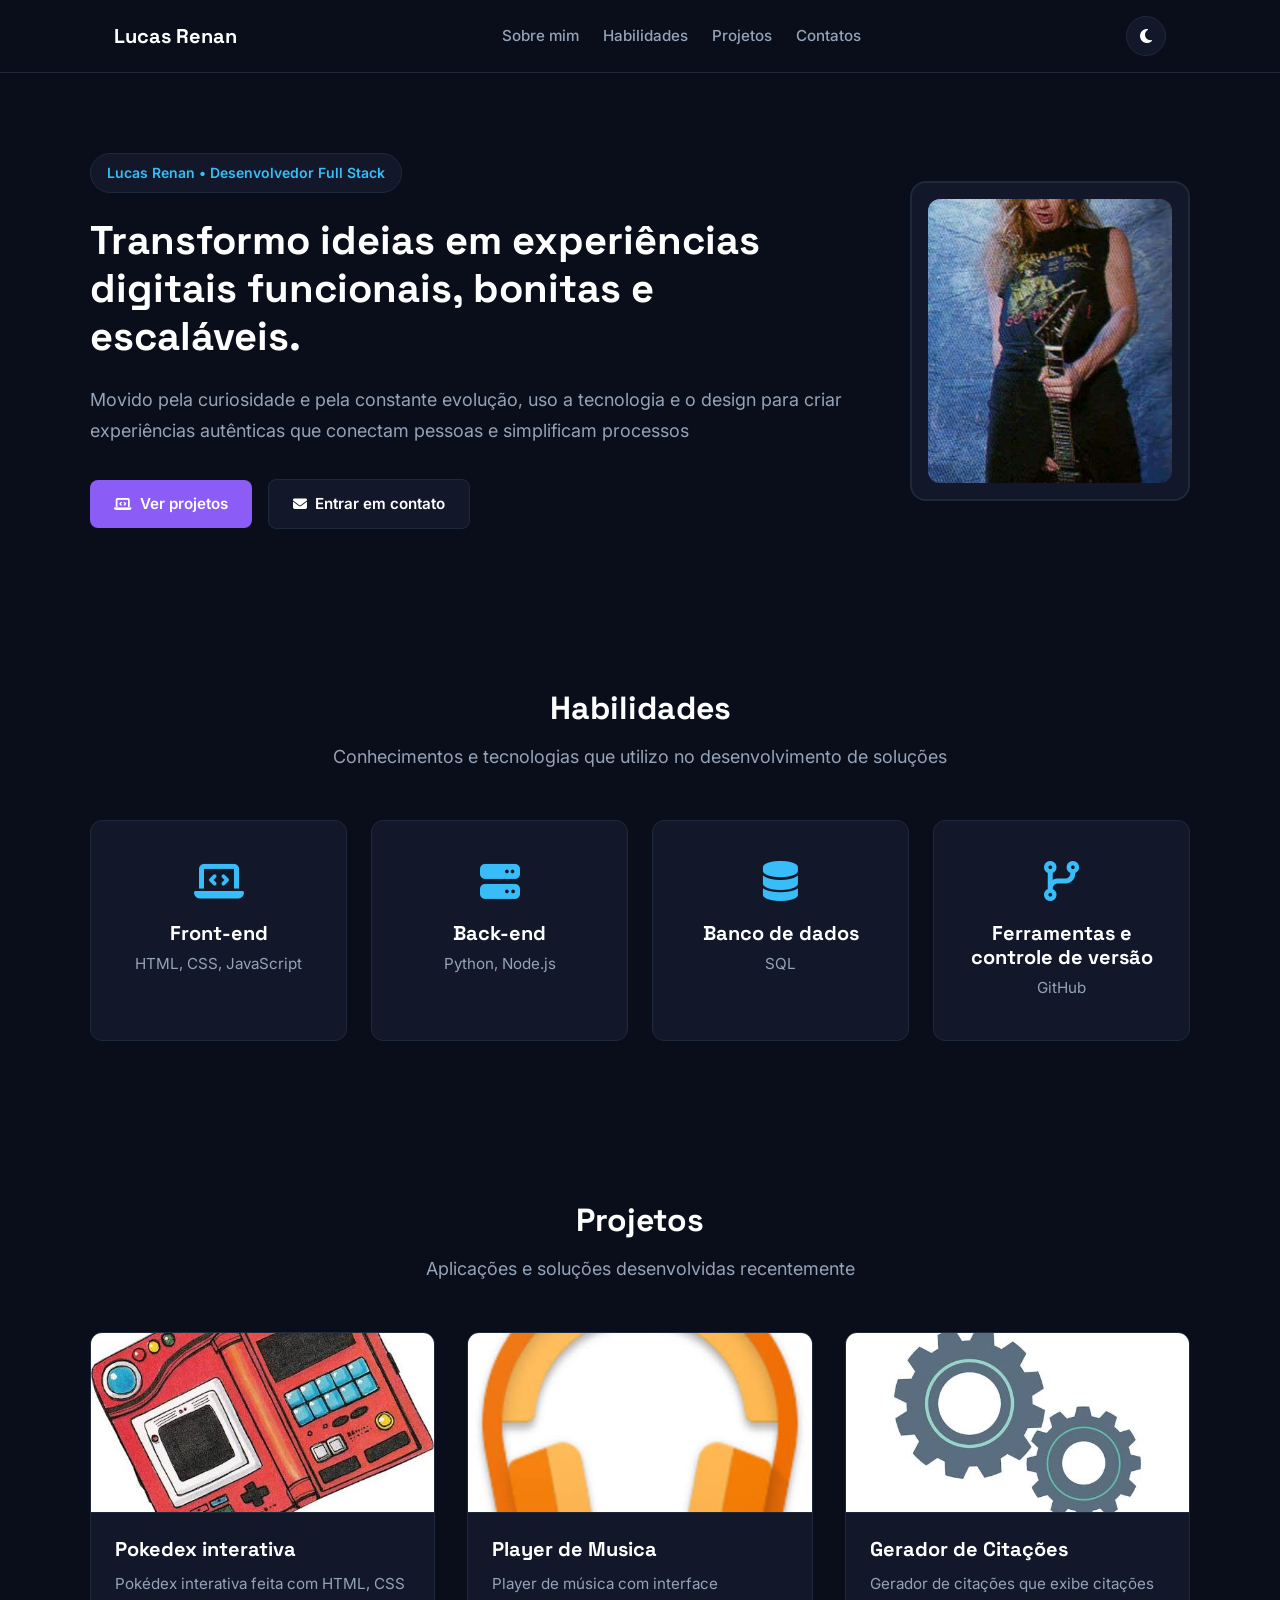
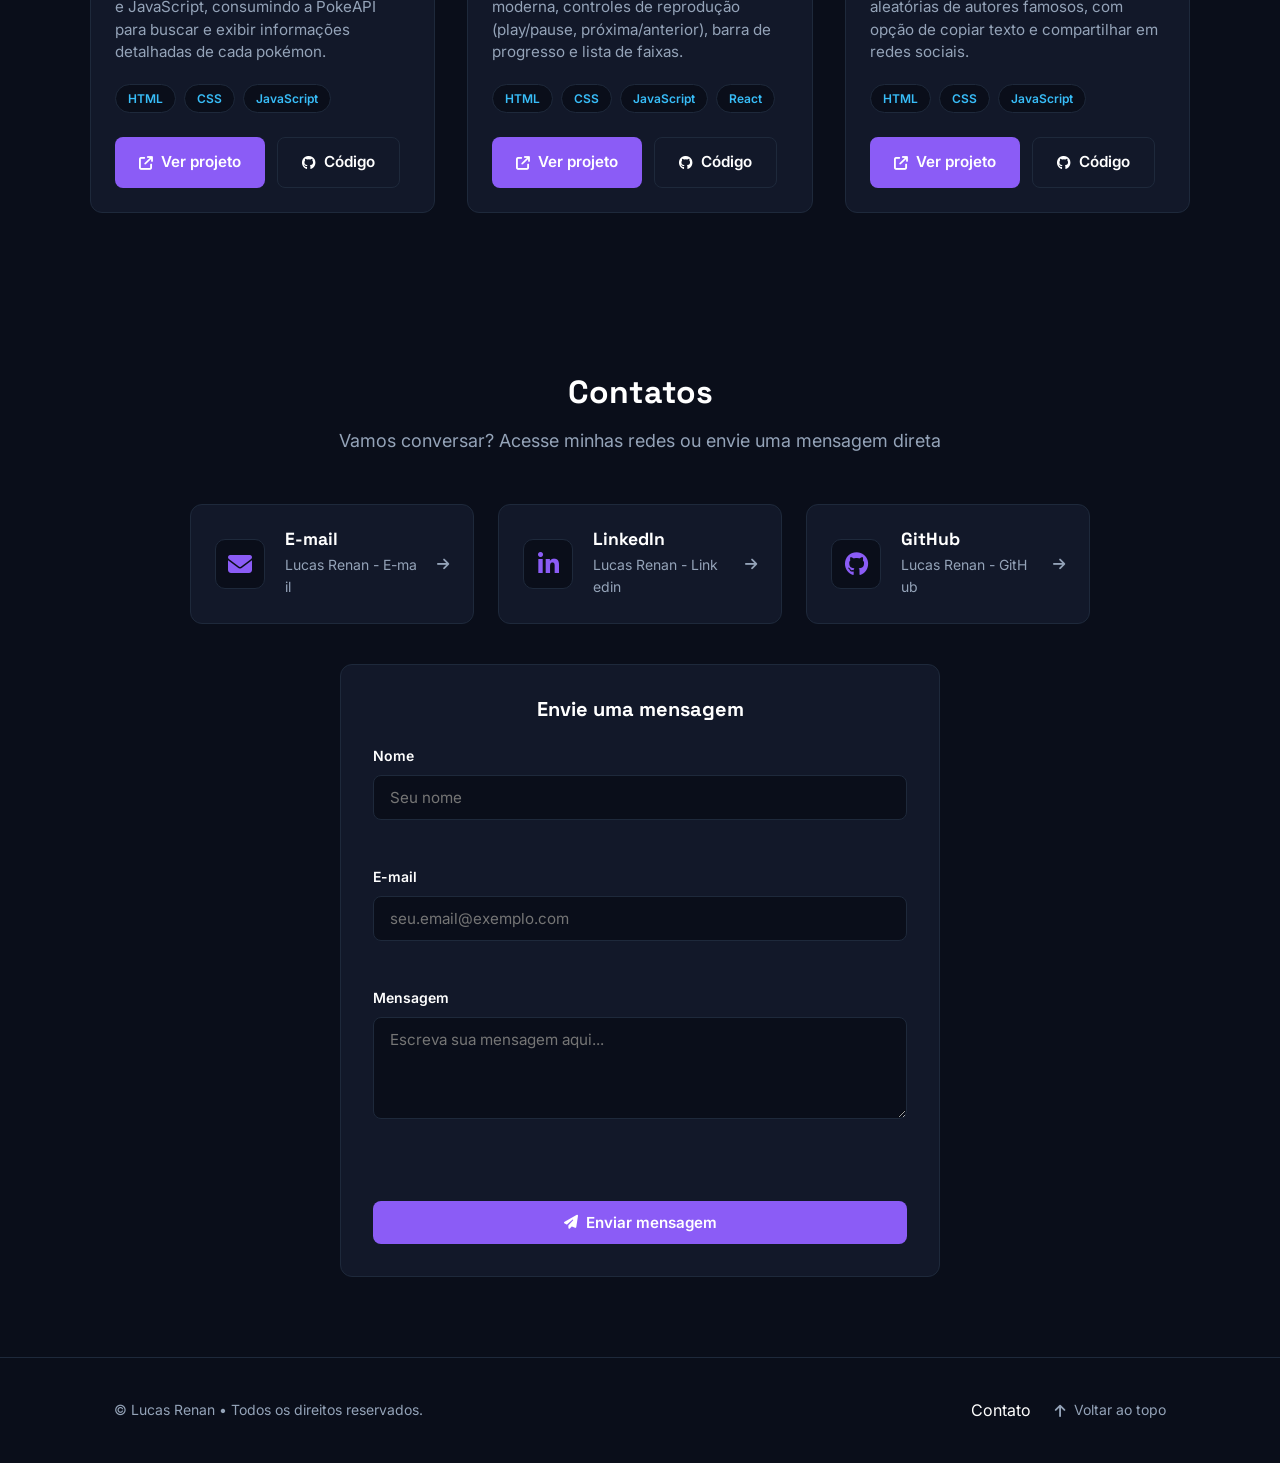
<file: index.html>
<!DOCTYPE html>
<html lang="pt-BR">

<head>
    <meta charset="UTF-8">
    <meta name="viewport" content="width=device-width, initial-scale=1.0">
    <title>Lucas Renan | Portfólio</title>

    <!-- Fontes do Google: Space Grotesk (títulos) e Inter (textos) -->
    <link rel="preconnect" href="https://fonts.googleapis.com">
    <link rel="preconnect" href="https://fonts.gstatic.com" crossorigin>
    <link
        href="https://fonts.googleapis.com/css2?family=Inter:wght@400;500;600;700&family=Space+Grotesk:wght@500;600;700&display=swap"
        rel="stylesheet">

    <!-- Ícones do Font Awesome -->
    <link rel="stylesheet" href="https://cdnjs.cloudflare.com/ajax/libs/font-awesome/6.5.1/css/all.min.css">

    <!-- Folha de estilos -->
    <link rel="stylesheet" href="style.css">
</head>

<body>
    <!-- Cabeçalho fixo com navegação -->
    <header class="cabecalho">
        <nav class="navegacao container">
            <a href="#" class="logo-link">Lucas Renan</a>

            <div class="menu-navegacao" id="menu-navegacao">
                <ul class="lista-links">
                    <li><a href="#sobre-mim" class="item-link">Sobre mim</a></li>
                    <li><a href="#habilidades" class="item-link">Habilidades</a></li>
                    <li><a href="#projetos" class="item-link">Projetos</a></li>
                    <li><a href="#contatos" class="item-link">Contatos</a></li>
                </ul>
            </div>

            <div class="controles-cabecalho">
                <!-- Botão de alternar tema claro e escuro -->
                <button id="botao-tema" class="botao-tema" aria-label="Alternar tema">
                    <i class="fa-solid fa-moon icone-tema"></i>
                </button>

                <!-- Botão de menu para celular -->
                <button id="botao-menu" class="botao-menu" aria-label="Abrir menu de navegação">
                    <i class="fa-solid fa-bars icone-menu"></i>
                </button>
            </div>
        </nav>
    </header>

    <!-- Conteúdo principal da página -->
    <main class="conteudo-principal">
        <!-- Seção Sobre mim (com a frase principal no topo) -->
        <section id="sobre-mim" class="secao container">
            <div class="apresentacao">
                <div class="apresentacao-texto">
                    <span class="etiqueta-area">Lucas Renan &bull; Desenvolvedor Full Stack</span>
                    <h1 class="titulo-principal">Transformo ideias em experiências digitais funcionais, bonitas e
                        escaláveis.</h1>
                    <p class="apresentacao-descricao">Movido pela curiosidade e pela constante evolução, uso a
                        tecnologia e o design para criar experiências autênticas que conectam pessoas e simplificam
                        processos</p>

                    <div class="grupo-botoes">
                        <a href="#projetos" class="botao botao-primario">
                            <i class="fa-solid fa-laptop-code icone-botao"></i>
                            Ver projetos
                        </a>
                        <a href="#contatos" class="botao botao-secundario">
                            <i class="fa-solid fa-envelope icone-botao"></i>
                            Entrar em contato
                        </a>
                    </div>
                </div>

                <div class="apresentacao-visual">
                    <div class="moldura-foto">
                        <!-- Espaço para sua foto de perfil: coloque o arquivo da foto na pasta img/ e ajuste o nome no src -->
                        <img src="img/lucas renan rp master.jpg" alt="Foto de perfil" class="foto-perfil">
                    </div>
                </div>
            </div>
        </section>

        <!-- Seção Habilidades -->
        <section id="habilidades" class="secao container">
            <div class="cabecalho-secao">
                <h2 class="titulo-secao">Habilidades</h2>
                <p class="subtitulo-secao">Conhecimentos e tecnologias que utilizo no desenvolvimento de soluções</p>
            </div>

            <div class="grade-habilidades">
                <article class="cartao-habilidade">
                    <i class="fa-solid fa-laptop-code icone-habilidade"></i>
                    <h3 class="titulo-habilidade">Front-end</h3>
                    <p class="descricao-habilidade">HTML, CSS, JavaScript</p>
                </article>

                <article class="cartao-habilidade">
                    <i class="fa-solid fa-server icone-habilidade"></i>
                    <h3 class="titulo-habilidade">Back-end</h3>
                    <p class="descricao-habilidade">Python, Node.js</p>
                </article>

                <article class="cartao-habilidade">
                    <i class="fa-solid fa-database icone-habilidade"></i>
                    <h3 class="titulo-habilidade">Banco de dados</h3>
                    <p class="descricao-habilidade">SQL</p>
                </article>

                <article class="cartao-habilidade">
                    <i class="fa-solid fa-code-branch icone-habilidade"></i>
                    <h3 class="titulo-habilidade">Ferramentas e controle de versão</h3>
                    <p class="descricao-habilidade">GitHub</p>
                </article>
            </div>
        </section>

        <!-- Seção Projetos -->
        <section id="projetos" class="secao container">
            <div class="cabecalho-secao">
                <h2 class="titulo-secao">Projetos</h2>
                <p class="subtitulo-secao">Aplicações e soluções desenvolvidas recentemente</p>
            </div>

            <!-- Grade de projetos preenchida dinamicamente pelo JavaScript -->
            <div class="grade-projetos" id="grade-projetos"></div>
        </section>

        <!-- Seção Contatos -->
        <section id="contatos" class="secao container">
            <div class="cabecalho-secao">
                <h2 class="titulo-secao">Contatos</h2>
                <p class="subtitulo-secao">Vamos conversar? Acesse minhas redes ou envie uma mensagem direta</p>
            </div>

            <!-- Cartões com links de contato -->
            <div class="grade-contatos">
                <!-- E-mail -->
                <a href="lucasrenanrp@gmail.com" class="cartao-contato">
                    <div class="icone-contato">
                        <i class="fa-solid fa-envelope"></i>
                    </div>
                    <div class="info-contato">
                        <h3 class="titulo-contato">E-mail</h3>
                        <p class="texto-contato">Lucas Renan - E-mail</p>
                    </div>
                    <i class="fa-solid fa-arrow-right seta-contato"></i>
                </a>

                <!-- LinkedIn -->
                <a href="https://www.linkedin.com/in/lucas-renan-801167367/" target="_blank" rel="noopener noreferrer"
                    class="cartao-contato">
                    <div class="icone-contato">
                        <i class="fa-brands fa-linkedin-in"></i>
                    </div>
                    <div class="info-contato">
                        <h3 class="titulo-contato">LinkedIn</h3>
                        <p class="texto-contato">Lucas Renan - Linkedin</p>
                    </div>
                    <i class="fa-solid fa-arrow-right seta-contato"></i>
                </a>

                <!-- GitHub -->
                <a href="https://github.com/lucasrenanrp" target="_blank" rel="noopener noreferrer"
                    class="cartao-contato">
                    <div class="icone-contato">
                        <i class="fa-brands fa-github"></i>
                    </div>
                    <div class="info-contato">
                        <h3 class="titulo-contato">GitHub</h3>
                        <p class="texto-contato">Lucas Renan - GitHub</p>
                    </div>
                    <i class="fa-solid fa-arrow-right seta-contato"></i>
                </a>
            </div>

            <!-- Formulário de contato com validação no JavaScript -->
            <form id="formulario-contato" class="formulario-contato" novalidate>
                <h3 class="titulo-formulario">Envie uma mensagem</h3>

                <div class="campo-grupo">
                    <label for="campo-nome" class="rotulo-campo">Nome</label>
                    <input type="text" id="campo-nome" class="campo-texto" placeholder="Seu nome" minlength="3"
                        required>
                    <span id="erro-nome" class="texto-erro"></span>
                </div>

                <div class="campo-grupo">
                    <label for="campo-email" class="rotulo-campo">E-mail</label>
                    <input type="email" id="campo-email" class="campo-texto" placeholder="seu.email@exemplo.com"
                        required>
                    <span id="erro-email" class="texto-erro"></span>
                </div>

                <div class="campo-grupo">
                    <label for="campo-mensagem" class="rotulo-campo">Mensagem</label>
                    <textarea id="campo-mensagem" class="campo-texto campo-textarea" rows="4"
                        placeholder="Escreva sua mensagem aqui..." required></textarea>
                    <span id="erro-mensagem" class="texto-erro"></span>
                </div>

                <!-- Mensagem de status geral da validação -->
                <p id="mensagem-status" class="mensagem-status" aria-live="polite"></p>

                <button type="submit" class="botao botao-primario botao-enviar">
                    <i class="fa-solid fa-paper-plane icone-botao"></i>
                    Enviar mensagem
                </button>
            </form>
        </section>
    </main>

    <!-- Rodapé -->
    <footer class="rodape">
        <div class="container rodape-conteudo">
            <p class="rodape-texto">&copy; Lucas Renan &bull; Todos os direitos reservados.</p>
            <div class="rodape-links">
                <a href="#contatos" class="rodape-link">Contato</a>
                <a href="#sobre-mim" class="link-topo" aria-label="Voltar ao início">
                    <i class="fa-solid fa-arrow-up"></i>
                    <span>Voltar ao topo</span>
                </a>
            </div>
        </div>
    </footer>

    <!-- Arquivo de script -->
    <script src="script.js"></script>
</body>

</html>
</file>
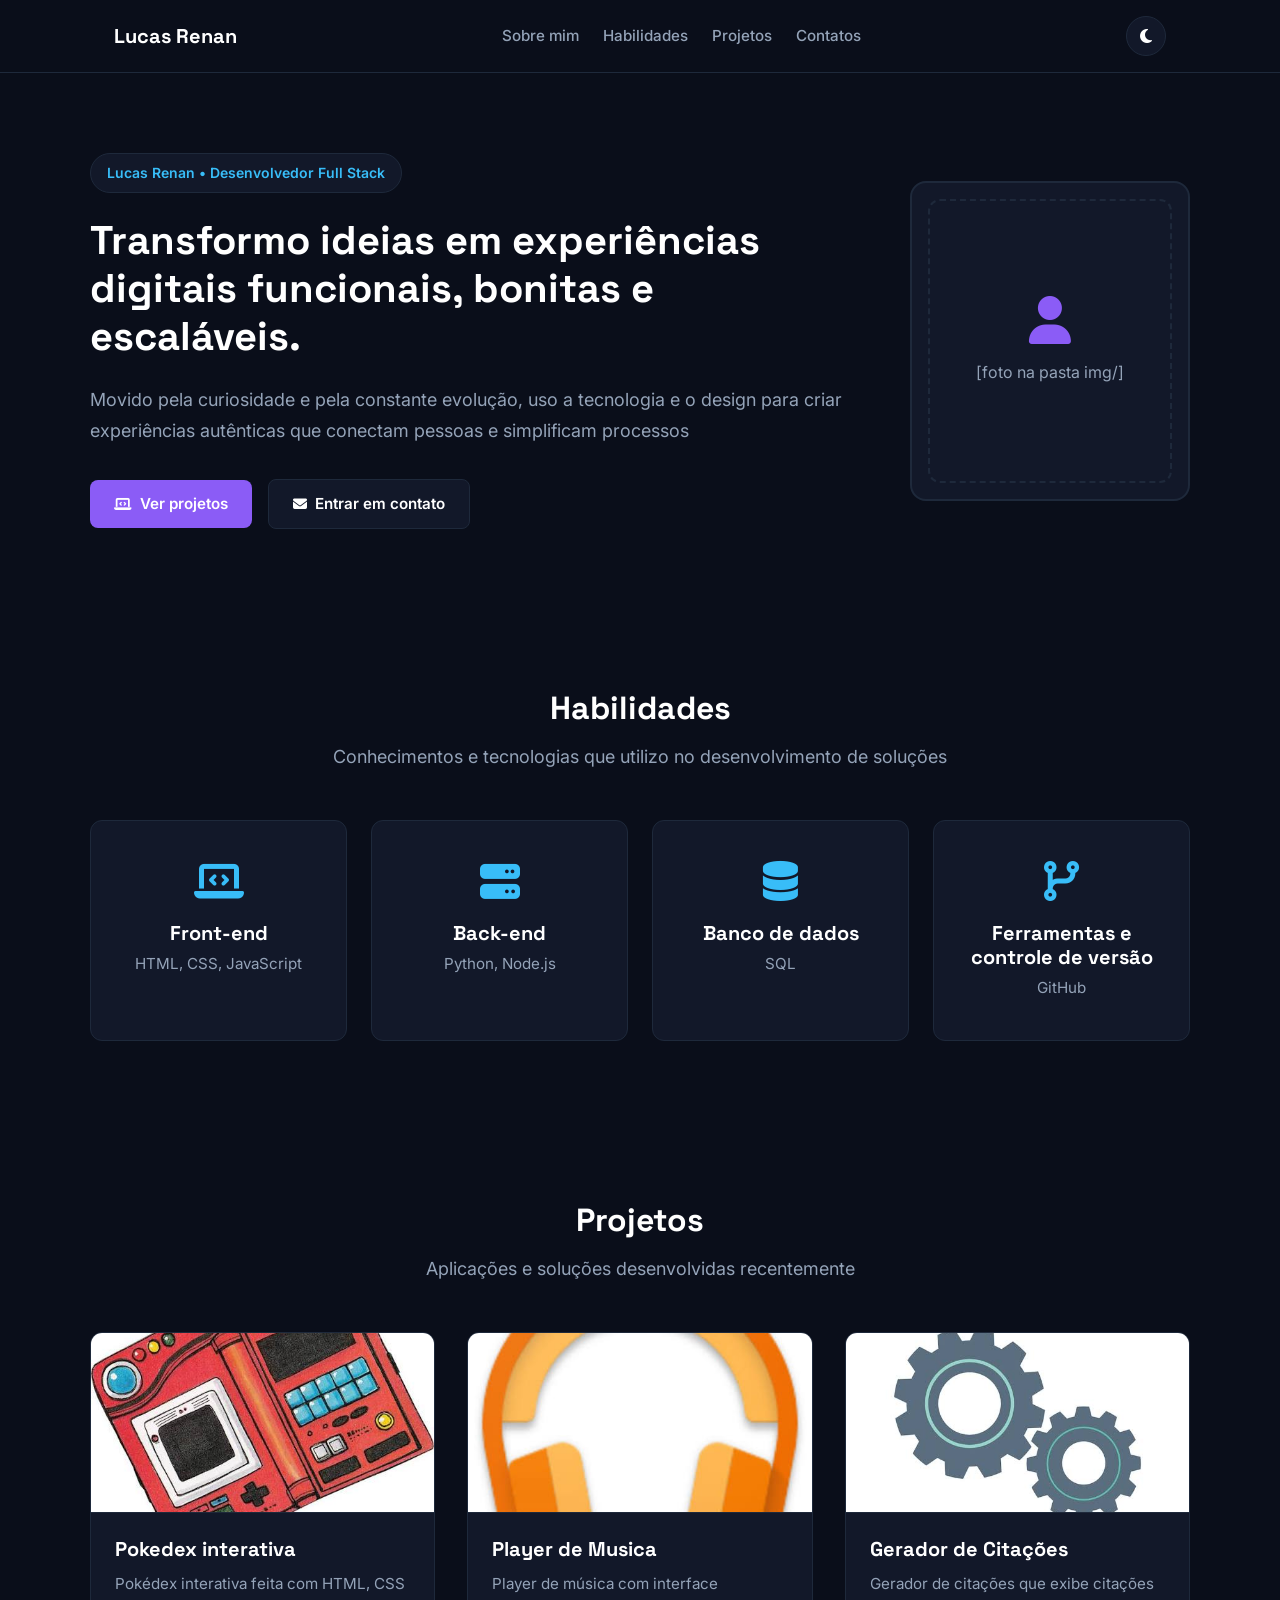
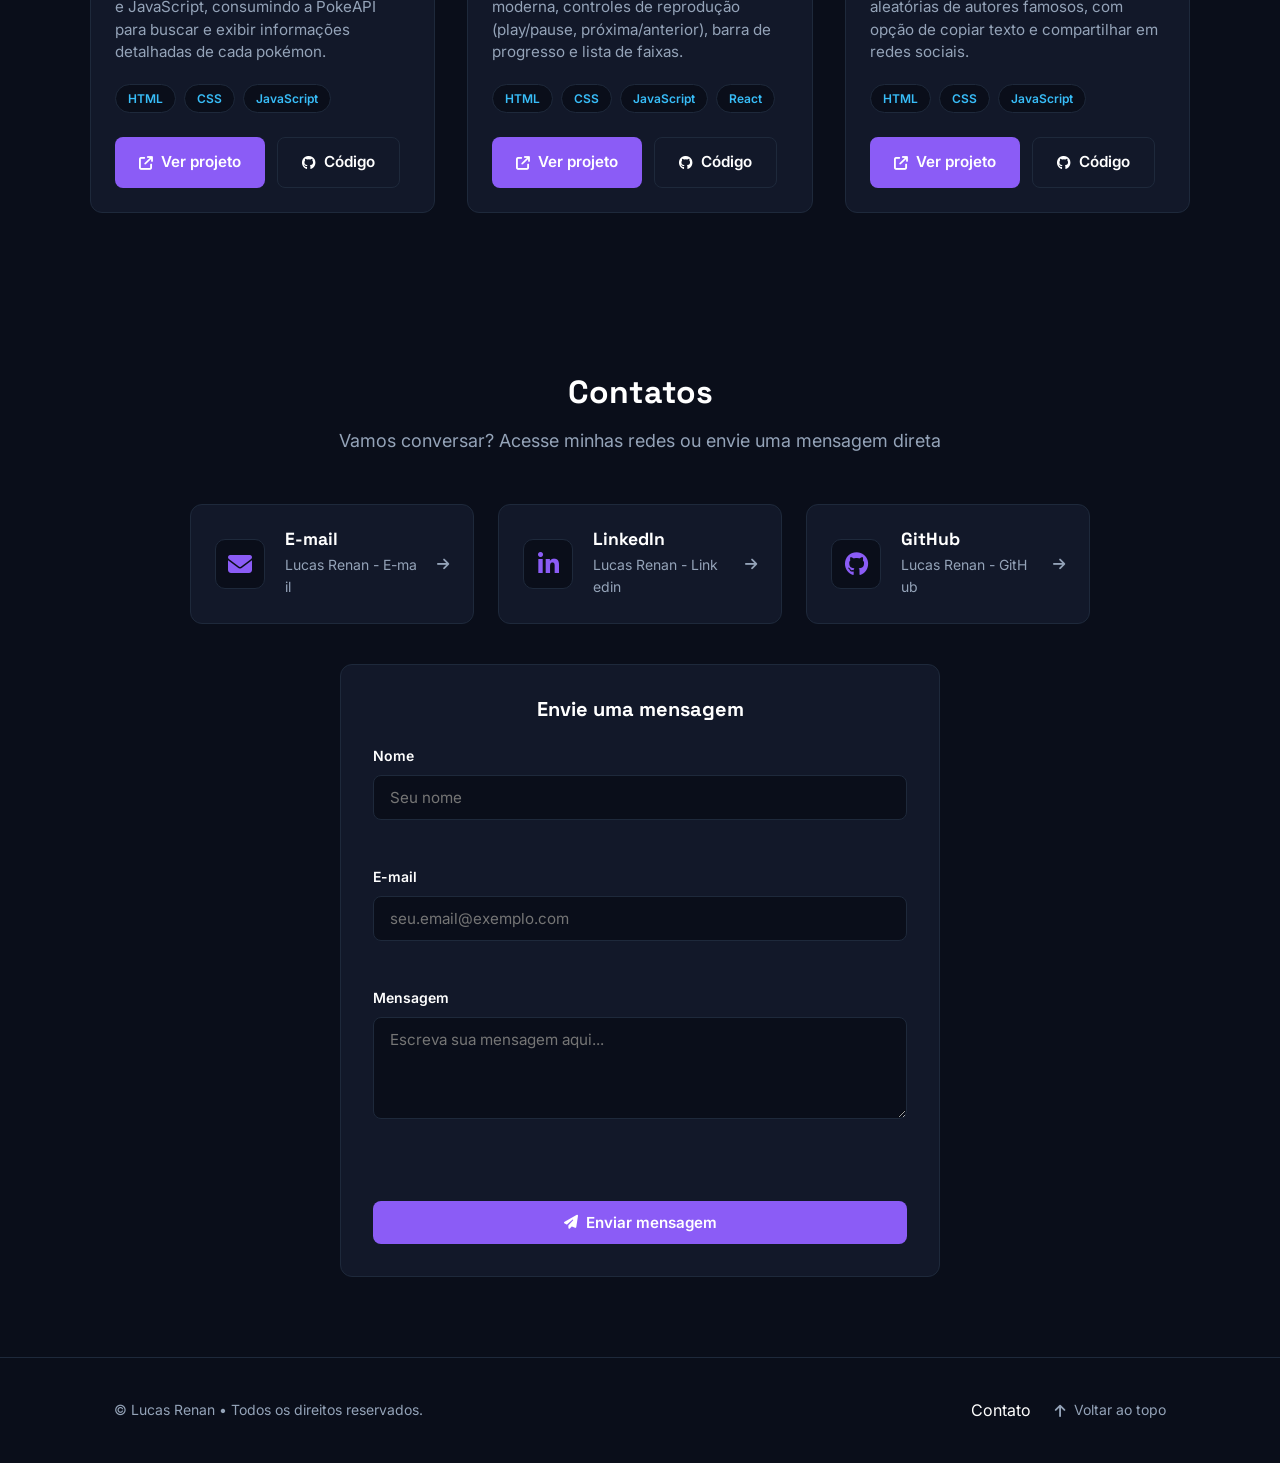
<file: site final.html>
<!DOCTYPE html>
<html lang="pt-BR">

<head>
    <meta charset="UTF-8">
    <meta name="viewport" content="width=device-width, initial-scale=1.0">
    <title>Lucas Renan | Portfólio</title>

    <!-- Fontes do Google: Space Grotesk (títulos) e Inter (textos) -->
    <link rel="preconnect" href="https://fonts.googleapis.com">
    <link rel="preconnect" href="https://fonts.gstatic.com" crossorigin>
    <link
        href="https://fonts.googleapis.com/css2?family=Inter:wght@400;500;600;700&family=Space+Grotesk:wght@500;600;700&display=swap"
        rel="stylesheet">

    <!-- Ícones do Font Awesome -->
    <link rel="stylesheet" href="https://cdnjs.cloudflare.com/ajax/libs/font-awesome/6.5.1/css/all.min.css">

    <!-- Folha de estilos -->
    <link rel="stylesheet" href="style.css">
</head>

<body>
    <!-- Cabeçalho fixo com navegação -->
    <header class="cabecalho">
        <nav class="navegacao container">
            <a href="#" class="logo-link">Lucas Renan</a>

            <div class="menu-navegacao" id="menu-navegacao">
                <ul class="lista-links">
                    <li><a href="#sobre-mim" class="item-link">Sobre mim</a></li>
                    <li><a href="#habilidades" class="item-link">Habilidades</a></li>
                    <li><a href="#projetos" class="item-link">Projetos</a></li>
                    <li><a href="#contatos" class="item-link">Contatos</a></li>
                </ul>
            </div>

            <div class="controles-cabecalho">
                <!-- Botão de alternar tema claro e escuro -->
                <button id="botao-tema" class="botao-tema" aria-label="Alternar tema">
                    <i class="fa-solid fa-moon icone-tema"></i>
                </button>

                <!-- Botão de menu para celular -->
                <button id="botao-menu" class="botao-menu" aria-label="Abrir menu de navegação">
                    <i class="fa-solid fa-bars icone-menu"></i>
                </button>
            </div>
        </nav>
    </header>

    <!-- Conteúdo principal da página -->
    <main class="conteudo-principal">
        <!-- Seção Sobre mim (com a frase principal no topo) -->
        <section id="sobre-mim" class="secao container">
            <div class="apresentacao">
                <div class="apresentacao-texto">
                    <span class="etiqueta-area">Lucas Renan &bull; Desenvolvedor Full Stack</span>
                    <h1 class="titulo-principal">Transformo ideias em experiências digitais funcionais, bonitas e
                        escaláveis.</h1>
                    <p class="apresentacao-descricao">Movido pela curiosidade e pela constante evolução, uso a
                        tecnologia e o design para criar experiências autênticas que conectam pessoas e simplificam
                        processos</p>

                    <div class="grupo-botoes">
                        <a href="#projetos" class="botao botao-primario">
                            <i class="fa-solid fa-laptop-code icone-botao"></i>
                            Ver projetos
                        </a>
                        <a href="#contatos" class="botao botao-secundario">
                            <i class="fa-solid fa-envelope icone-botao"></i>
                            Entrar em contato
                        </a>
                    </div>
                </div>

                <div class="apresentacao-visual">
                    <div class="moldura-foto">
                        <div class="foto-placeholder">
                            <i class="fa-solid fa-user icone-avatar"></i>
                            <span>[foto na pasta img/]</span>
                        </div>
                    </div>
                </div>
            </div>
        </section>

        <!-- Seção Habilidades -->
        <section id="habilidades" class="secao container">
            <div class="cabecalho-secao">
                <h2 class="titulo-secao">Habilidades</h2>
                <p class="subtitulo-secao">Conhecimentos e tecnologias que utilizo no desenvolvimento de soluções</p>
            </div>

            <div class="grade-habilidades">
                <article class="cartao-habilidade">
                    <i class="fa-solid fa-laptop-code icone-habilidade"></i>
                    <h3 class="titulo-habilidade">Front-end</h3>
                    <p class="descricao-habilidade">HTML, CSS, JavaScript</p>
                </article>

                <article class="cartao-habilidade">
                    <i class="fa-solid fa-server icone-habilidade"></i>
                    <h3 class="titulo-habilidade">Back-end</h3>
                    <p class="descricao-habilidade">Python, Node.js</p>
                </article>

                <article class="cartao-habilidade">
                    <i class="fa-solid fa-database icone-habilidade"></i>
                    <h3 class="titulo-habilidade">Banco de dados</h3>
                    <p class="descricao-habilidade">SQL</p>
                </article>

                <article class="cartao-habilidade">
                    <i class="fa-solid fa-code-branch icone-habilidade"></i>
                    <h3 class="titulo-habilidade">Ferramentas e controle de versão</h3>
                    <p class="descricao-habilidade">GitHub</p>
                </article>
            </div>
        </section>

        <!-- Seção Projetos -->
        <section id="projetos" class="secao container">
            <div class="cabecalho-secao">
                <h2 class="titulo-secao">Projetos</h2>
                <p class="subtitulo-secao">Aplicações e soluções desenvolvidas recentemente</p>
            </div>

            <!-- Grade de projetos preenchida dinamicamente pelo JavaScript -->
            <div class="grade-projetos" id="grade-projetos"></div>
        </section>

        <!-- Seção Contatos -->
        <section id="contatos" class="secao container">
            <div class="cabecalho-secao">
                <h2 class="titulo-secao">Contatos</h2>
                <p class="subtitulo-secao">Vamos conversar? Acesse minhas redes ou envie uma mensagem direta</p>
            </div>

            <!-- Cartões com links de contato -->
            <div class="grade-contatos">
                <!-- E-mail -->
                <a href="lucasrenanrp@gmail.com" class="cartao-contato">
                    <div class="icone-contato">
                        <i class="fa-solid fa-envelope"></i>
                    </div>
                    <div class="info-contato">
                        <h3 class="titulo-contato">E-mail</h3>
                        <p class="texto-contato">Lucas Renan - E-mail</p>
                    </div>
                    <i class="fa-solid fa-arrow-right seta-contato"></i>
                </a>

                <!-- LinkedIn -->
                <a href="https://www.linkedin.com/in/lucas-renan-801167367/" target="_blank" rel="noopener noreferrer"
                    class="cartao-contato">
                    <div class="icone-contato">
                        <i class="fa-brands fa-linkedin-in"></i>
                    </div>
                    <div class="info-contato">
                        <h3 class="titulo-contato">LinkedIn</h3>
                        <p class="texto-contato">Lucas Renan - Linkedin</p>
                    </div>
                    <i class="fa-solid fa-arrow-right seta-contato"></i>
                </a>

                <!-- GitHub -->
                <a href="https://github.com/lucasrenanrp" target="_blank" rel="noopener noreferrer"
                    class="cartao-contato">
                    <div class="icone-contato">
                        <i class="fa-brands fa-github"></i>
                    </div>
                    <div class="info-contato">
                        <h3 class="titulo-contato">GitHub</h3>
                        <p class="texto-contato">Lucas Renan - GitHub</p>
                    </div>
                    <i class="fa-solid fa-arrow-right seta-contato"></i>
                </a>
            </div>

            <!-- Formulário de contato com validação no JavaScript -->
            <form id="formulario-contato" class="formulario-contato" novalidate>
                <h3 class="titulo-formulario">Envie uma mensagem</h3>

                <div class="campo-grupo">
                    <label for="campo-nome" class="rotulo-campo">Nome</label>
                    <input type="text" id="campo-nome" class="campo-texto" placeholder="Seu nome" required>
                    <span id="erro-nome" class="texto-erro"></span>
                </div>

                <div class="campo-grupo">
                    <label for="campo-email" class="rotulo-campo">E-mail</label>
                    <input type="email" id="campo-email" class="campo-texto" placeholder="seu.email@exemplo.com"
                        required>
                    <span id="erro-email" class="texto-erro"></span>
                </div>

                <div class="campo-grupo">
                    <label for="campo-mensagem" class="rotulo-campo">Mensagem</label>
                    <textarea id="campo-mensagem" class="campo-texto campo-textarea" rows="4"
                        placeholder="Escreva sua mensagem aqui..." required></textarea>
                    <span id="erro-mensagem" class="texto-erro"></span>
                </div>

                <!-- Mensagem de status geral da validação -->
                <p id="mensagem-status" class="mensagem-status" aria-live="polite"></p>

                <button type="submit" class="botao botao-primario botao-enviar">
                    <i class="fa-solid fa-paper-plane icone-botao"></i>
                    Enviar mensagem
                </button>
            </form>
        </section>
    </main>

    <!-- Rodapé -->
    <footer class="rodape">
        <div class="container rodape-conteudo">
            <p class="rodape-texto">&copy; Lucas Renan &bull; Todos os direitos reservados.</p>
            <div class="rodape-links">
                <a href="#contatos" class="rodape-link">Contato</a>
                <a href="#sobre-mim" class="link-topo" aria-label="Voltar ao início">
                    <i class="fa-solid fa-arrow-up"></i>
                    <span>Voltar ao topo</span>
                </a>
            </div>
        </div>
    </footer>

    <!-- Arquivo de script -->
    <script src="script.js"></script>
</body>

</html>
</file>
<file: style.css>
/* ==========================================================================
   1. VARIÁVEIS E TEMAS (DESIGN SYSTEM)
   ========================================================================== */

:root {
    /* Cores no modo escuro (padrão) - Base: Azul-marinho, Roxo e Branco */
    --cor-fundo: #0a0e1a;
    --cor-fundo-cartao: #121829;
    --cor-borda: #1e293b;
    --cor-primaria: #8b5cf6;
    --cor-secundaria: #38bdf8;
    --cor-texto-principal: #ffffff;
    --cor-texto-secundario: #94a3b8;

    /* Fontes do Google Fonts */
    --fonte-titulos: 'Space Grotesk', sans-serif;
    --fonte-textos: 'Inter', sans-serif;

    /* Largura do container principal */
    --largura-container: 1100px;
}

/* Cores no modo claro (ativado via classe no body) */
body.modo-claro {
    --cor-fundo: #f0f4f9;
    --cor-fundo-cartao: #ffffff;
    --cor-borda: #cbd5e1;
    --cor-primaria: #6d28d9;
    --cor-secundaria: #1e40af;
    --cor-texto-principal: #0f172a;
    --cor-texto-secundario: #475569;
}

/* ==========================================================================
   2. RESET E ESTILOS GLOBAIS
   ========================================================================== */

* {
    margin: 0;
    padding: 0;
    box-sizing: border-box;
}

body {
    background-color: var(--cor-fundo);
    color: var(--cor-texto-principal);
    font-family: var(--fonte-textos);
    font-size: 16px;
    line-height: 1.6;
}

h1,
h2,
h3 {
    color: var(--cor-texto-principal);
    font-family: var(--fonte-titulos);
    line-height: 1.2;
}

h1 {
    font-size: 2.5rem;
    margin-bottom: 1.5rem;
}

h2 {
    font-size: 2rem;
    margin-bottom: 1rem;
}

p {
    color: var(--cor-texto-secundario);
    font-size: 1rem;
}

a {
    color: inherit;
    text-decoration: none;
}

ul {
    list-style: none;
}

button {
    background: none;
    border: none;
    color: inherit;
    cursor: pointer;
    font-family: inherit;
}

/* ==========================================================================
   3. ESTRUTURA E CONTAINER
   ========================================================================== */

/* Container para limitar a largura e centralizar o conteúdo */
.container {
    margin: 0 auto;
    max-width: var(--largura-container);
    padding: 0 1.5rem;
    width: 100%;
}

/* Espaçamento vertical padrão para as seções */
.secao {
    padding: 5rem 0;
}

.bloco-conteudo {
    margin-top: 1.5rem;
}

/* ==========================================================================
   4. CABEÇALHO E NAVEGAÇÃO
   ========================================================================== */

.cabecalho {
    background-color: var(--cor-fundo);
    border-bottom: 1px solid var(--cor-borda);
    padding: 1rem 0;
    position: sticky;
    top: 0;
    width: 100%;
    z-index: 100;
}

.navegacao {
    align-items: center;
    display: flex;
    justify-content: space-between;
    position: relative;
}

.logo-link {
    color: var(--cor-texto-principal);
    font-family: var(--fonte-titulos);
    font-size: 1.25rem;
    font-weight: 700;
}

.menu-navegacao {
    align-items: center;
    display: flex;
}

.lista-links {
    align-items: center;
    display: flex;
    gap: 1.5rem;
}

.item-link {
    color: var(--cor-texto-secundario);
    font-size: 0.95rem;
    font-weight: 500;
}

.controles-cabecalho {
    align-items: center;
    display: flex;
    gap: 0.75rem;
}

.botao-tema,
.botao-menu {
    align-items: center;
    background-color: var(--cor-fundo-cartao);
    border: 1px solid var(--cor-borda);
    border-radius: 50%;
    color: var(--cor-texto-principal);
    display: flex;
    height: 40px;
    justify-content: center;
    width: 40px;
}

.botao-menu {
    display: none;
}

.icone-tema,
.icone-menu {
    font-size: 1rem;
}

/* Responsividade do cabeçalho para telas menores */
@media (max-width: 768px) {
    .botao-menu {
        display: flex;
    }

    .menu-navegacao {
        background-color: var(--cor-fundo);
        border-bottom: 1px solid var(--cor-borda);
        display: none;
        left: 0;
        padding: 1.5rem 0;
        position: absolute;
        top: 100%;
        width: 100%;
    }

    .menu-navegacao.menu-aberto {
        display: block;
    }

    .lista-links {
        flex-direction: column;
        gap: 1.25rem;
        text-align: center;
    }

    .item-link {
        font-size: 1rem;
    }
}

/* ==========================================================================
   5. SEÇÃO SOBRE MIM
   ========================================================================== */

.apresentacao {
    align-items: center;
    display: flex;
    gap: 4rem;
    justify-content: space-between;
}

.apresentacao-texto {
    flex: 1;
}

.etiqueta-area {
    background-color: var(--cor-fundo-cartao);
    border: 1px solid var(--cor-borda);
    border-radius: 20px;
    color: var(--cor-secundaria);
    display: inline-block;
    font-size: 0.875rem;
    font-weight: 600;
    margin-bottom: 1.5rem;
    padding: 0.5rem 1rem;
}

.apresentacao-descricao {
    font-size: 1.125rem;
    line-height: 1.7;
    margin-bottom: 2rem;
}

.grupo-botoes {
    align-items: center;
    display: flex;
    flex-wrap: wrap;
    gap: 1rem;
}

.botao {
    align-items: center;
    border-radius: 8px;
    display: inline-flex;
    font-size: 0.95rem;
    font-weight: 600;
    justify-content: center;
    padding: 0.75rem 1.5rem;
    text-align: center;
}

.botao-primario {
    background-color: var(--cor-primaria);
    color: #ffffff;
}

.botao-secundario {
    background-color: var(--cor-fundo-cartao);
    border: 1px solid var(--cor-borda);
    color: var(--cor-texto-principal);
}

.apresentacao-visual {
    align-items: center;
    display: flex;
    justify-content: center;
}

.moldura-foto {
    background-color: var(--cor-fundo-cartao);
    border: 2px solid var(--cor-borda);
    border-radius: 16px;
    height: 320px;
    padding: 1rem;
    width: 280px;
}

.foto-perfil,
.foto {
    border-radius: 12px;
    display: block;
    height: 100%;
    object-fit: cover;
    width: 100%;
}

.foto-placeholder {
    align-items: center;
    border: 2px dashed var(--cor-borda);
    border-radius: 12px;
    color: var(--cor-texto-secundario);
    display: flex;
    flex-direction: column;
    gap: 1rem;
    height: 100%;
    justify-content: center;
    width: 100%;
}

.icone-avatar {
    color: var(--cor-primaria);
    font-size: 3rem;
}

/* Responsividade da seção Sobre mim para telas menores */
@media (max-width: 768px) {
    .apresentacao {
        flex-direction: column-reverse;
        gap: 2.5rem;
        text-align: center;
    }

    .etiqueta-area {
        margin: 0 auto 1.5rem auto;
    }

    .grupo-botoes {
        justify-content: center;
    }

    .moldura-foto {
        height: 240px;
        width: 220px;
    }
}

/* ==========================================================================
   6. SEÇÃO HABILIDADES
   ========================================================================== */

.cabecalho-secao {
    margin-bottom: 3rem;
    text-align: center;
}

.subtitulo-secao {
    color: var(--cor-texto-secundario);
    font-size: 1.125rem;
}

.grade-habilidades {
    display: grid;
    gap: 1.5rem;
    grid-template-columns: repeat(auto-fit, minmax(220px, 1fr));
}

.cartao-habilidade {
    background-color: var(--cor-fundo-cartao);
    border: 1px solid var(--cor-borda);
    border-radius: 12px;
    padding: 2.5rem 1.5rem;
    text-align: center;
}

.icone-habilidade {
    color: var(--cor-secundaria);
    font-size: 2.5rem;
    margin-bottom: 1.25rem;
}

.titulo-habilidade {
    color: var(--cor-texto-principal);
    font-size: 1.25rem;
    margin-bottom: 0.5rem;
}

.descricao-habilidade {
    color: var(--cor-texto-secundario);
    font-size: 0.95rem;
    line-height: 1.5;
}

/* Responsividade da seção Habilidades para telas menores */
@media (max-width: 768px) {
    .cabecalho-secao {
        margin-bottom: 2rem;
    }

    .grade-habilidades {
        gap: 1rem;
        grid-template-columns: 1fr;
    }
}

/* ==========================================================================
   7. SEÇÃO PROJETOS
   ========================================================================== */

.grade-projetos {
    display: grid;
    gap: 2rem;
    grid-template-columns: repeat(auto-fit, minmax(300px, 1fr));
}

.cartao-projeto {
    background-color: var(--cor-fundo-cartao);
    border: 1px solid var(--cor-borda);
    border-radius: 12px;
    display: flex;
    flex-direction: column;
    overflow: hidden;
}

.previa-projeto {
    align-items: center;
    background-color: var(--cor-fundo);
    border-bottom: 1px solid var(--cor-borda);
    color: var(--cor-texto-secundario);
    display: flex;
    flex-direction: column;
    font-size: 0.875rem;
    gap: 0.5rem;
    height: 180px;
    justify-content: center;
}

.imagem-projeto {
    border-bottom: 1px solid var(--cor-borda);
    display: block;
    height: 180px;
    object-fit: cover;
    width: 100%;
}

.icone-previa {
    color: var(--cor-primaria);
    font-size: 2.25rem;
}

.conteudo-projeto {
    display: flex;
    flex: 1;
    flex-direction: column;
    padding: 1.5rem;
}

.titulo-projeto {
    color: var(--cor-texto-principal);
    font-size: 1.25rem;
    margin-bottom: 0.75rem;
}

.descricao-projeto {
    color: var(--cor-texto-secundario);
    flex: 1;
    font-size: 0.95rem;
    line-height: 1.5;
    margin-bottom: 1.25rem;
}

.lista-tecnologias {
    display: flex;
    flex-wrap: wrap;
    gap: 0.5rem;
    margin-bottom: 1.5rem;
}

.tag-tecnologia {
    background-color: var(--cor-fundo);
    border: 1px solid var(--cor-borda);
    border-radius: 20px;
    color: var(--cor-secundaria);
    font-size: 0.75rem;
    font-weight: 600;
    padding: 0.25rem 0.75rem;
}

.acoes-projeto {
    display: flex;
    gap: 0.75rem;
}

.icone-botao {
    font-size: 0.875rem;
    margin-right: 0.5rem;
}

/* Responsividade da seção Projetos para telas menores */
@media (max-width: 768px) {
    .grade-projetos {
        gap: 1.5rem;
        grid-template-columns: 1fr;
    }

    .acoes-projeto {
        flex-direction: column;
    }
}

/* ==========================================================================
   8. SEÇÃO CONTATOS
   ========================================================================== */

.grade-contatos {
    display: grid;
    gap: 1.5rem;
    grid-template-columns: repeat(auto-fit, minmax(280px, 1fr));
    margin: 0 auto;
    max-width: 900px;
}

.cartao-contato {
    align-items: center;
    background-color: var(--cor-fundo-cartao);
    border: 1px solid var(--cor-borda);
    border-radius: 12px;
    display: flex;
    gap: 1.25rem;
    padding: 1.5rem;
}

.icone-contato {
    align-items: center;
    background-color: var(--cor-fundo);
    border: 1px solid var(--cor-borda);
    border-radius: 10px;
    color: var(--cor-primaria);
    display: flex;
    font-size: 1.5rem;
    height: 50px;
    justify-content: center;
    width: 50px;
}

.info-contato {
    flex: 1;
}

.titulo-contato {
    color: var(--cor-texto-principal);
    font-size: 1.1rem;
    margin-bottom: 0.25rem;
}

.texto-contato {
    color: var(--cor-texto-secundario);
    font-size: 0.875rem;
    word-break: break-all;
}

.seta-contato {
    color: var(--cor-texto-secundario);
    font-size: 0.875rem;
}

.formulario-contato {
    background-color: var(--cor-fundo-cartao);
    border: 1px solid var(--cor-borda);
    border-radius: 12px;
    margin: 2.5rem auto 0 auto;
    max-width: 600px;
    padding: 2rem;
}

.titulo-formulario {
    color: var(--cor-texto-principal);
    font-size: 1.25rem;
    margin-bottom: 1.5rem;
    text-align: center;
}

.campo-grupo {
    display: flex;
    flex-direction: column;
    gap: 0.5rem;
    margin-bottom: 1.25rem;
}

.rotulo-campo {
    color: var(--cor-texto-principal);
    font-size: 0.875rem;
    font-weight: 600;
}

.campo-texto {
    background-color: var(--cor-fundo);
    border: 1px solid var(--cor-borda);
    border-radius: 8px;
    color: var(--cor-texto-principal);
    font-family: inherit;
    font-size: 0.95rem;
    padding: 0.75rem 1rem;
    width: 100%;
}

.campo-textarea {
    resize: vertical;
}

.campo-texto:focus {
    border-color: var(--cor-primaria);
    outline: none;
}

.campo-texto.campo-invalido {
    border-color: #ef4444;
}

.texto-erro {
    color: #ef4444;
    display: block;
    font-size: 0.8125rem;
    min-height: 1.1rem;
    text-align: left;
}

.mensagem-status {
    font-size: 0.875rem;
    margin-bottom: 1rem;
    min-height: 1.25rem;
    text-align: center;
}

.status-erro {
    color: #ef4444;
}

.status-sucesso {
    color: #10b981;
}

.botao-enviar {
    width: 100%;
}

/* Responsividade da seção Contatos para telas menores */
@media (max-width: 768px) {
    .grade-contatos {
        gap: 1rem;
        grid-template-columns: 1fr;
    }

    .formulario-contato {
        padding: 1.5rem 1rem;
    }
}

/* ==========================================================================
   9. RODAPÉ
   ========================================================================== */

.rodape {
    background-color: var(--cor-fundo);
    border-top: 1px solid var(--cor-borda);
    padding: 2.5rem 0;
}

.rodape-conteudo {
    align-items: center;
    display: flex;
    justify-content: space-between;
}

.rodape-texto {
    color: var(--cor-texto-secundario);
    font-size: 0.875rem;
}

.rodape-links {
    align-items: center;
    display: flex;
    gap: 1.5rem;
}

.link-topo {
    align-items: center;
    color: var(--cor-texto-secundario);
    display: flex;
    font-size: 0.875rem;
    gap: 0.5rem;
}

/* Responsividade do rodapé para telas menores */
@media (max-width: 768px) {
    .rodape-conteudo {
        flex-direction: column;
        gap: 1rem;
        text-align: center;
    }
}

/* ==========================================================================
   10. TRANSIÇÕES E EFEITOS DE HOVER
   (Todos os efeitos de transição e hover agrupados aqui)
   ========================================================================== */

body {
    transition: background-color 0.3s ease, color 0.3s ease;
}

a {
    transition: color 0.2s ease;
}

button {
    transition: opacity 0.2s ease, transform 0.2s ease;
}

a:hover {
    color: var(--cor-primaria);
}

button:hover {
    opacity: 0.8;
}

.logo-link {
    transition: color 0.2s ease;
}

.logo-link:hover {
    color: var(--cor-primaria);
}

.item-link {
    transition: color 0.2s ease;
}

.item-link:hover {
    color: var(--cor-primaria);
}

.botao-tema,
.botao-menu {
    transition: border-color 0.2s ease, color 0.2s ease, transform 0.2s ease;
}

.botao-tema:hover,
.botao-menu:hover {
    border-color: var(--cor-primaria);
    color: var(--cor-primaria);
    transform: scale(1.05);
}

.botao {
    transition: background-color 0.2s ease, border-color 0.2s ease, transform 0.2s ease, opacity 0.2s ease;
}

.botao-primario:hover {
    opacity: 0.9;
    transform: translateY(-2px);
}

.botao-secundario:hover {
    border-color: var(--cor-primaria);
    color: var(--cor-primaria);
    transform: translateY(-2px);
}

.moldura-foto {
    transition: border-color 0.3s ease;
}

.moldura-foto:hover {
    border-color: var(--cor-primaria);
}

.cartao-habilidade {
    transition: border-color 0.2s ease, transform 0.2s ease;
}

.cartao-habilidade:hover {
    border-color: var(--cor-primaria);
    transform: translateY(-4px);
}

.cartao-projeto {
    transition: border-color 0.2s ease, transform 0.2s ease;
}

.cartao-projeto:hover {
    border-color: var(--cor-primaria);
    transform: translateY(-4px);
}

.cartao-contato {
    transition: border-color 0.2s ease, transform 0.2s ease;
}

.cartao-contato:hover {
    border-color: var(--cor-primaria);
    transform: translateY(-3px);
}

.seta-contato {
    transition: color 0.2s ease, transform 0.2s ease;
}

.cartao-contato:hover .seta-contato {
    color: var(--cor-primaria);
    transform: translateX(4px);
}

.link-topo {
    transition: color 0.2s ease;
}

.link-topo:hover {
    color: var(--cor-primaria);
}

.campo-texto {
    transition: border-color 0.2s ease;
}
</file>
